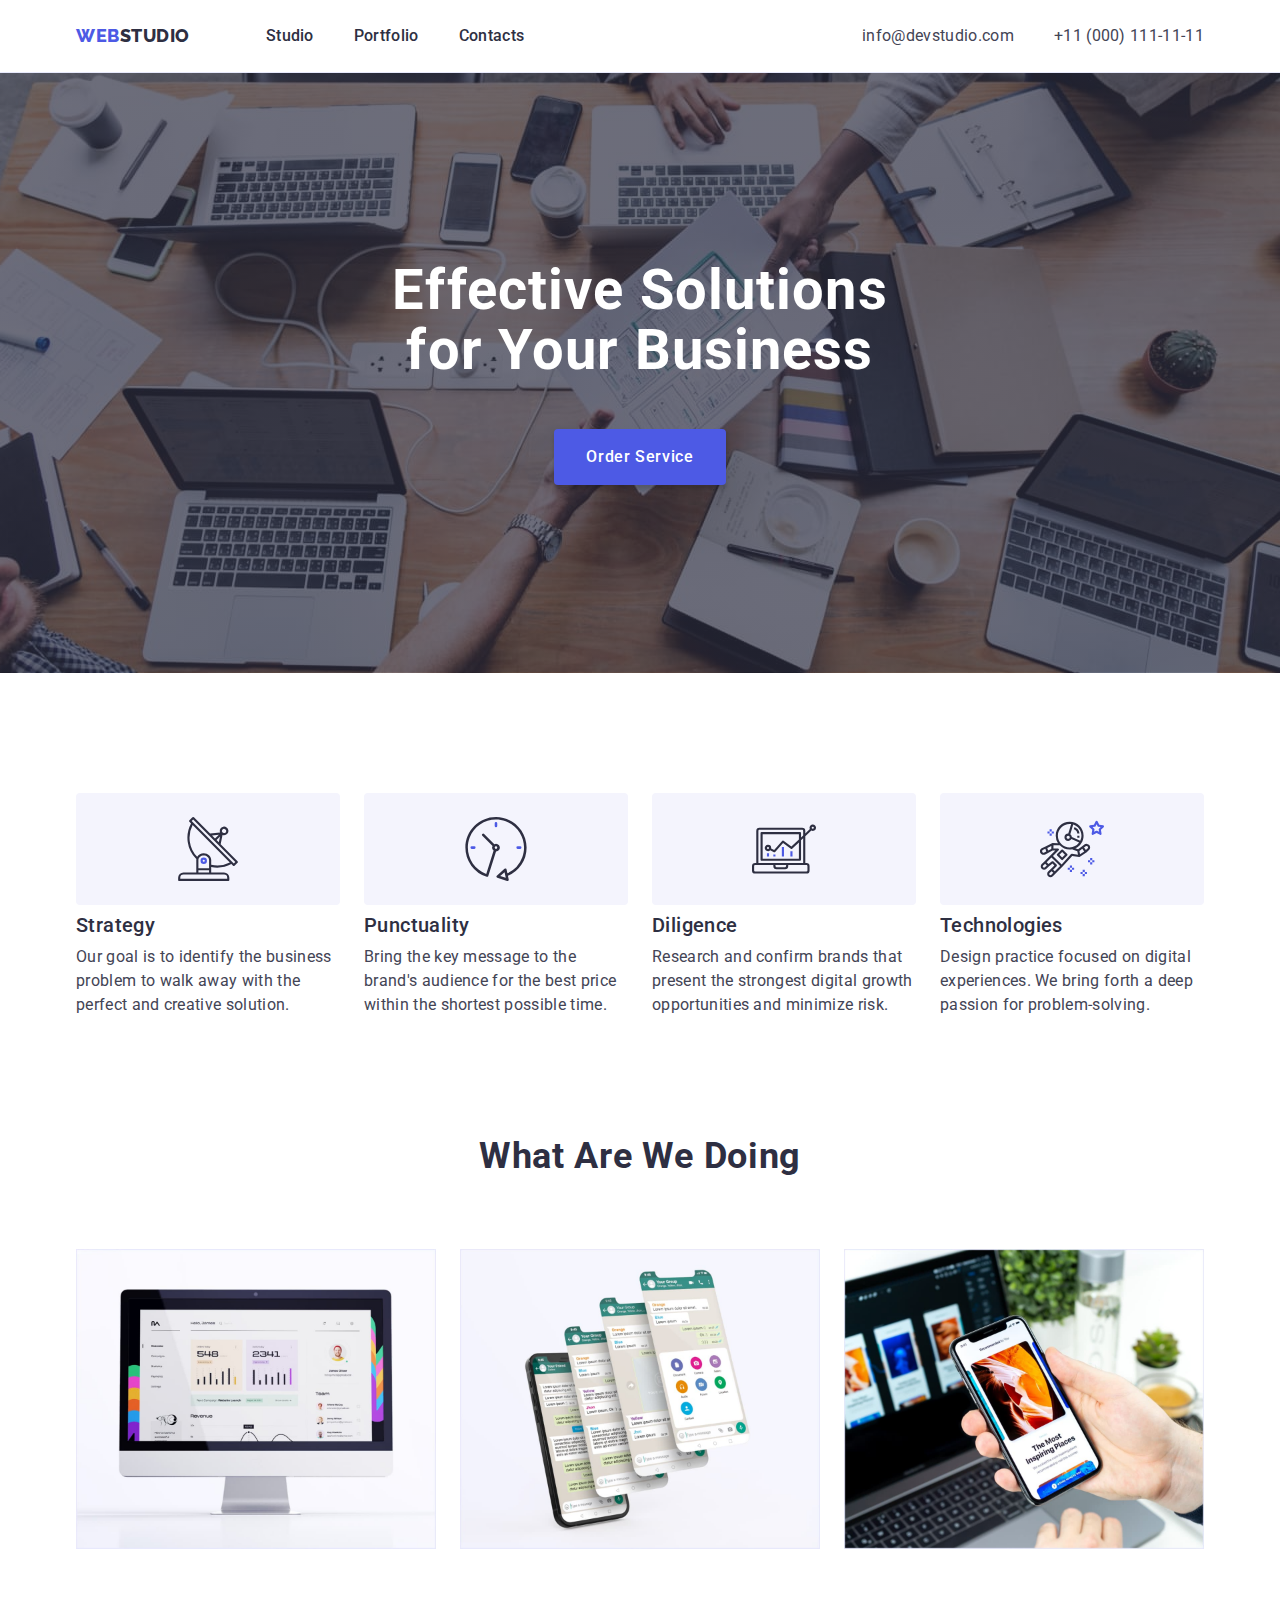
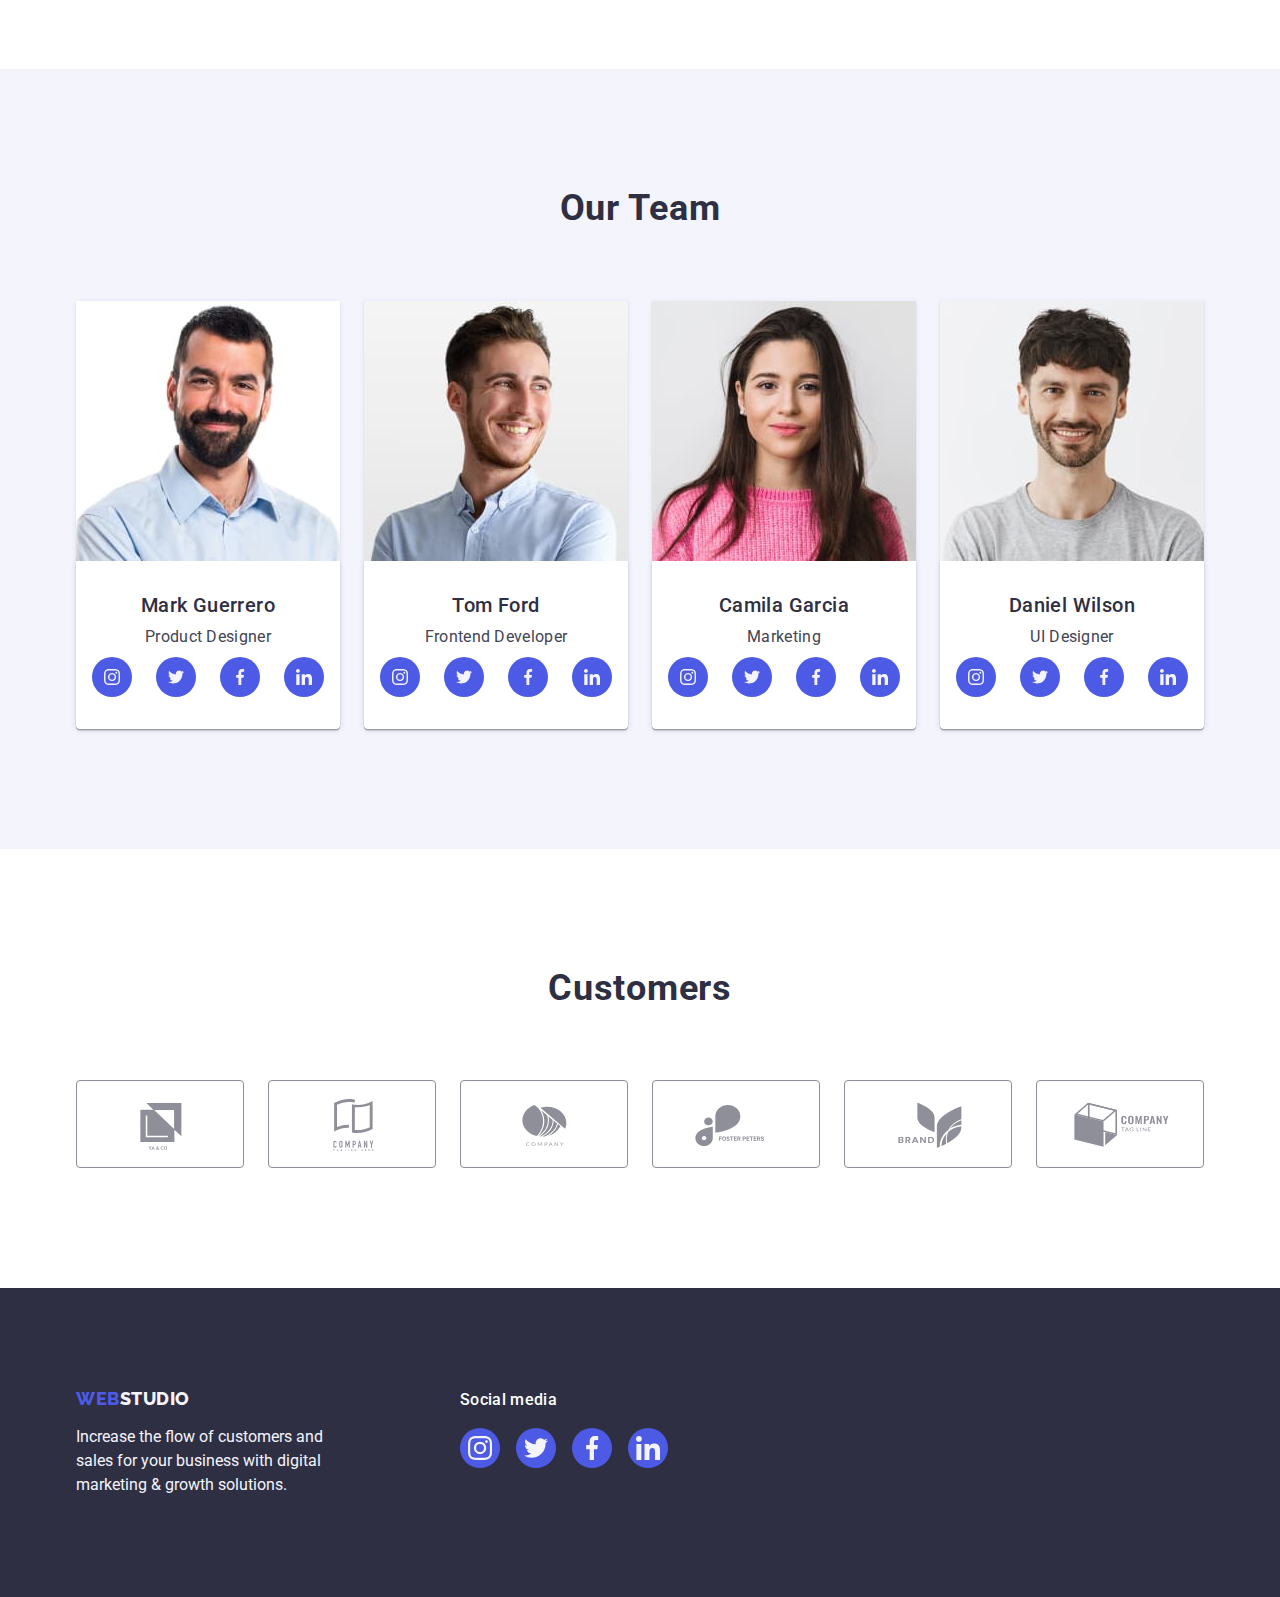
<file: index.html>
<!DOCTYPE html>
<html lang="en">
  <head>
    <meta charset="UTF-8" />
    <meta http-equiv="X-UA-Compatible" content="IE=edge" />
    <meta name="viewport" content="width=device-width, initial-scale=1.0" />
    <meta name="WebStudio" content="Effective Solutions for Your Business" />
    <title>WebStudio</title>
    <!-- Fonts -->
    <link rel="preconnect" href="https://fonts.googleapis.com" />
    <link rel="preconnect" href="https://fonts.gstatic.com" crossorigin />
    <link
      href="https://fonts.googleapis.com/css2?family=Raleway:wght@800&family=Roboto:wght@400;500;700;900&display=swap"
      rel="stylesheet"
    />
    <!-- Normalize -->
    <link
      rel="stylesheet"
      href="https://cdn.jsdelivr.net/npm/modern-normalize@1.1.0/modern-normalize.min.css"
    />
    <!-- custom styles -->
    <link rel="stylesheet" href="./css/styles.css" />
  </head>
  <body>
    <header class="header">
      <div class="container header-container">
        <nav class="header-nav">
          <a href="./index.html" class="link logo logo-header"
            >Web<span class="logo-dark">Studio</span></a
          >
          <ul class="list header-list">
            <li>
              <a href="./index.html" class="link header-link">Studio</a>
            </li>
            <li>
              <a href="./portfolio.html" class="link header-link">Portfolio</a>
            </li>
            <li>
              <a href="" class="link header-link">Contacts</a>
            </li>
          </ul>
        </nav>
        <address class="address">
          <ul class="list header-list">
            <li>
              <a href="mailto:info@devstudio.com" class="link address-link"
                >info@devstudio.com</a
              >
            </li>
            <li>
              <a href="tel:+110001111111" class="link address-link"
                >+11 (000) 111-11-11</a
              >
            </li>
          </ul>
        </address>
      </div>
    </header>
    <main>
      <!-- Hero section -->
      <section class="hero-section">
        <div class="container">
          <h1 class="hero-title">Effective Solutions for Your Business</h1>
          <button type="button" class="btn hero-btn">Order Service</button>
        </div>
      </section>
      <!-- Features section -->
      <section class="section">
        <div class="container">
          <h2 hidden class="section-title">Features</h2>
          <ul class="list card-set">
            <li class="card-set-item">
              <div class="feature-icon">
                <svg class="feature-svg" width="64" height="64">
                  <use href="./images/icon.svg#antenna"></use>
                </svg>
              </div>
              <h3 class="title">Strategy</h3>
              <p class="description">
                Our goal is to identify the business problem to walk away with
                the perfect and creative solution.
              </p>
            </li>
            <li class="card-set-item">
              <div class="feature-icon">
                <svg class="feature-svg" width="64" height="64">
                  <use href="./images/icon.svg#clock"></use>
                </svg>
              </div>
              <h3 class="title">Punctuality</h3>
              <p class="description">
                Bring the key message to the brand's audience for the best price
                within the shortest possible time.
              </p>
            </li>
            <li class="card-set-item">
              <div class="feature-icon">
                <svg class="feature-svg" width="64" height="64">
                  <use href="./images/icon.svg#diagram"></use>
                </svg>
              </div>
              <h3 class="title">Diligence</h3>
              <p class="description">
                Research and confirm brands that present the strongest digital
                growth opportunities and minimize risk.
              </p>
            </li>
            <li class="card-set-item">
              <div class="feature-icon">
                <svg class="feature-svg" width="64" height="64">
                  <use href="./images/icon.svg#astronaut"></use>
                </svg>
              </div>
              <h3 class="title">Technologies</h3>
              <p class="description">
                Design practice focused on digital experiences. We bring forth a
                deep passion for problem-solving.
              </p>
            </li>
          </ul>
        </div>
      </section>
      <!-- Gallery section -->
      <section class="gallery-section">
        <div class="container">
          <h2 class="section-title">What are we doing</h2>
          <ul class="list card-set">
            <li class="gallery-item card-set-item">
              <img
                src="./images/projects/img-1.jpg"
                alt="examples of the desktop applications design"
                width="360"
                height="300"
              />
            </li>
            <li class="gallery-item card-set-item">
              <img
                src="./images/projects/img-2.jpg"
                alt="examples of the mobile applications design"
                width="360"
                height="300"
              />
            </li>
            <li class="gallery-item card-set-item">
              <img
                src="./images/projects/img-3.jpg"
                alt="examples of the websites design"
                width="360"
                height="300"
              />
            </li>
          </ul>
        </div>
      </section>
      <!-- Team section -->
      <section class="section-team section">
        <div class="container">
          <h2 class="section-title">Our Team</h2>
          <ul class="list card-set">
            <li class="photo-item card-set-item">
              <img
                src="./images/team/mark-guerrero.jpg"
                alt="Mark Guerrero"
                width="264"
                height="260"
              />
              <div class="team-wrapper">
                <h3 class="title">Mark Guerrero</h3>
                <p class="team-position">Product Designer</p>
                <ul class="list social-list">
                  <li class="social-item">
                    <a
                      class="link social-link"
                      href="https://instagram.com"
                      target="_blank"
                      rel="noopener noreferrer"
                      aria-label="Instagram icon"
                    >
                      <svg class="social-icon" width="16" height="16">
                        <use href="./images/icon.svg#instagram"></use>
                      </svg>
                    </a>
                  </li>
                  <li class="social-item">
                    <a
                      class="link social-link"
                      href="https://www.twitter.com/"
                      target="_blank"
                      rel="noopener noreferrer"
                      aria-label="Twitter icon"
                    >
                      <svg class="social-icon" width="16" height="16">
                        <use href="./images/icon.svg#twitter"></use>
                      </svg>
                    </a>
                  </li>
                  <li class="social-item">
                    <a
                      class="link social-link"
                      href="https://www.facebook.com/"
                      target="_blank"
                      rel="noopener noreferrer"
                      aria-label="Facebook icon"
                    >
                      <svg class="social-icon" width="16" height="16">
                        <use href="./images/icon.svg#facebook"></use>
                      </svg>
                    </a>
                  </li>
                  <li class="social-item">
                    <a
                      class="link social-link"
                      href="https://www.linkedin.com/"
                      target="_blank"
                      rel="noopener noreferrer"
                      aria-label="Linkedin icon"
                    >
                      <svg class="social-icon" width="16" height="16">
                        <use href="./images/icon.svg#linkedin"></use>
                      </svg>
                    </a>
                  </li>
                </ul>
              </div>
            </li>
            <li class="photo-item card-set-item">
              <img
                src="./images/team/tom-ford.jpg"
                alt="Tom Ford"
                width="264"
                height="260"
              />
              <div class="team-wrapper">
                <h3 class="title">Tom Ford</h3>
                <p class="team-position">Frontend Developer</p>
                <ul class="list social-list">
                  <li class="social-item">
                    <a
                      class="link social-link"
                      href="https://instagram.com"
                      target="_blank"
                      rel="noopener noreferrer"
                      aria-label="Instagram icon"
                    >
                      <svg class="social-icon" width="16" height="16">
                        <use href="./images/icon.svg#instagram"></use>
                      </svg>
                    </a>
                  </li>
                  <li class="social-item">
                    <a
                      class="link social-link"
                      href="https://www.twitter.com/"
                      target="_blank"
                      rel="noopener noreferrer"
                      aria-label="Twitter icon"
                    >
                      <svg class="social-icon" width="16" height="16">
                        <use href="./images/icon.svg#twitter"></use>
                      </svg>
                    </a>
                  </li>
                  <li class="social-item">
                    <a
                      class="link social-link"
                      href="https://www.facebook.com/"
                      target="_blank"
                      rel="noopener noreferrer"
                      aria-label="Facebook icon"
                    >
                      <svg class="social-icon" width="16" height="16">
                        <use href="./images/icon.svg#facebook"></use>
                      </svg>
                    </a>
                  </li>
                  <li class="social-item">
                    <a
                      class="link social-link"
                      href="https://www.linkedin.com/"
                      target="_blank"
                      rel="noopener noreferrer"
                      aria-label="Linkedin icon"
                    >
                      <svg class="social-icon" width="16" height="16">
                        <use href="./images/icon.svg#linkedin"></use>
                      </svg>
                    </a>
                  </li>
                </ul>
              </div>
            </li>
            <li class="photo-item card-set-item">
              <img
                src="./images/team/camila-garcia.jpg"
                alt="Camila Garcia"
                width="264"
                height="260"
              />
              <div class="team-wrapper">
                <h3 class="title">Camila Garcia</h3>
                <p class="team-position">Marketing</p>
                <ul class="list social-list">
                  <li class="social-item">
                    <a
                      class="link social-link"
                      href="https://instagram.com"
                      target="_blank"
                      rel="noopener noreferrer"
                      aria-label="Instagram icon"
                    >
                      <svg class="social-icon" width="16" height="16">
                        <use href="./images/icon.svg#instagram"></use>
                      </svg>
                    </a>
                  </li>
                  <li class="social-item">
                    <a
                      class="link social-link"
                      href="https://www.twitter.com/"
                      target="_blank"
                      rel="noopener noreferrer"
                      aria-label="Twitter icon"
                    >
                      <svg class="social-icon" width="16" height="16">
                        <use href="./images/icon.svg#twitter"></use>
                      </svg>
                    </a>
                  </li>
                  <li class="social-item">
                    <a
                      class="link social-link"
                      href="https://www.facebook.com/"
                      target="_blank"
                      rel="noopener noreferrer"
                      aria-label="Facebook icon"
                    >
                      <svg class="social-icon" width="16" height="16">
                        <use href="./images/icon.svg#facebook"></use>
                      </svg>
                    </a>
                  </li>
                  <li class="social-item">
                    <a
                      class="link social-link"
                      href="https://www.linkedin.com/"
                      target="_blank"
                      rel="noopener noreferrer"
                      aria-label="Linkedin icon"
                    >
                      <svg class="social-icon" width="16" height="16">
                        <use href="./images/icon.svg#linkedin"></use>
                      </svg>
                    </a>
                  </li>
                </ul>
              </div>
            </li>
            <li class="photo-item card-set-item">
              <img
                src="./images/team/daniel-wilson.jpg"
                alt="Daniel Wilson"
                width="264"
                height="260"
              />
              <div class="team-wrapper">
                <h3 class="title">Daniel Wilson</h3>
                <p class="team-position">UI Designer</p>
                <ul class="list social-list">
                  <li class="social-item">
                    <a
                      class="link social-link"
                      href="https://instagram.com"
                      target="_blank"
                      rel="noopener noreferrer"
                      aria-label="Instagram icon"
                    >
                      <svg class="social-icon" width="16" height="16">
                        <use href="./images/icon.svg#instagram"></use>
                      </svg>
                    </a>
                  </li>
                  <li class="social-item">
                    <a
                      class="link social-link"
                      href="https://www.twitter.com/"
                      target="_blank"
                      rel="noopener noreferrer"
                      aria-label="Twitter icon"
                    >
                      <svg class="social-icon" width="16" height="16">
                        <use href="./images/icon.svg#twitter"></use>
                      </svg>
                    </a>
                  </li>
                  <li class="social-item">
                    <a
                      class="link social-link"
                      href="https://www.facebook.com/"
                      target="_blank"
                      rel="noopener noreferrer"
                      aria-label="Facebook icon"
                    >
                      <svg class="social-icon" width="16" height="16">
                        <use href="./images/icon.svg#facebook"></use>
                      </svg>
                    </a>
                  </li>
                  <li class="social-item">
                    <a
                      class="link social-link"
                      href="https://www.linkedin.com/"
                      target="_blank"
                      rel="noopener noreferrer"
                      aria-label="Linkedin icon"
                    >
                      <svg class="social-icon" width="16" height="16">
                        <use href="./images/icon.svg#linkedin"></use>
                      </svg>
                    </a>
                  </li>
                </ul>
              </div>
            </li>
          </ul>
        </div>
      </section>
      <!-- Customers -->
      <section class="section">
        <div class="container">
          <h2 class="section-title customer-title">Customers</h2>
          <ul class="list customers-list">
            <li class="customer-item">
              <a
                class="customer-link"
                href=""
                target="_blank"
                rel="noopener noreferrer"
                aria-label="link company 1"
              >
                <svg class="customer-icon" width="104" height="56">
                  <use href="./images/icon.svg#logo1"></use>
                </svg>
              </a>
            </li>
            <li class="customer-item">
              <a
                class="customer-link"
                href=""
                target="_blank"
                rel="noopener noreferrer"
                aria-label="link company 2"
              >
                <svg class="customer-icon" width="104" height="56">
                  <use href="./images/icon.svg#logo2"></use>
                </svg>
              </a>
            </li>
            <li class="customer-item">
              <a
                class="customer-link"
                href=""
                target="_blank"
                rel="noopener noreferrer"
                aria-label="link company 3"
              >
                <svg class="customer-icon" width="104" height="56">
                  <use href="./images/icon.svg#logo3"></use>
                </svg>
              </a>
            </li>
            <li class="customer-item">
              <a
                class="customer-link"
                href=""
                target="_blank"
                rel="noopener noreferrer"
                aria-label="link company 4"
              >
                <svg class="customer-icon" width="104" height="56">
                  <use href="./images/icon.svg#logo4"></use>
                </svg>
              </a>
            </li>
            <li class="customer-item">
              <a
                class="customer-link"
                href=""
                target="_blank"
                rel="noopener noreferrer"
                aria-label="link company 5"
              >
                <svg class="customer-icon" width="104" height="56">
                  <use href="./images/icon.svg#logo5"></use>
                </svg>
              </a>
            </li>
            <li class="customer-item">
              <a
                class="customer-link"
                href=""
                target="_blank"
                rel="noopener noreferrer"
                aria-label="link company 6"
              >
                <svg class="customer-icon" width="104" height="56">
                  <use href="./images/icon.svg#logo6"></use>
                </svg>
              </a>
            </li>
          </ul>
        </div>
      </section>
    </main>
    <footer class="footer">
      <div class="container footer-container">
        <div>
          <a href="./index.html" class="link logo logo-footer"
            >Web<span class="logo-light">Studio</span></a
          >
          <p class="footer-text">
            Increase the flow of customers and sales for your business with
            digital marketing & growth solutions.
          </p>
        </div>
        <div>
          <p class="footer-sotials-title">Social media</p>
          <ul class="list footer-social-list">
            <li class="social-item">
              <a
                class="link footer-social-link"
                href="https://instagram.com"
                target="_blank"
                rel="noopener noreferrer"
                aria-label="Instagram icon"
              >
                <svg class="social-icon" width="24" height="24">
                  <use href="./images/icon.svg#instagram"></use>
                </svg>
              </a>
            </li>
            <li class="social-item">
              <a
                class="link footer-social-link"
                href="https://www.twitter.com/"
                target="_blank"
                rel="noopener noreferrer"
                aria-label="Twitter icon"
              >
                <svg class="social-icon" width="24" height="24">
                  <use href="./images/icon.svg#twitter"></use>
                </svg>
              </a>
            </li>
            <li class="social-item">
              <a
                class="link footer-social-link"
                href="https://www.facebook.com/"
                target="_blank"
                rel="noopener noreferrer"
                aria-label="Facebook icon"
              >
                <svg class="social-icon" width="24" height="24">
                  <use href="./images/icon.svg#facebook"></use>
                </svg>
              </a>
            </li>
            <li class="social-item">
              <a
                class="link footer-social-link"
                href="https://www.linkedin.com/"
                target="_blank"
                rel="noopener noreferrer"
                aria-label="Linkedin icon"
              >
                <svg class="social-icon" width="24" height="24">
                  <use href="./images/icon.svg#linkedin"></use>
                </svg>
              </a>
            </li>
          </ul>
        </div>
      </div>
    </footer>
  </body>
</html>
</file>
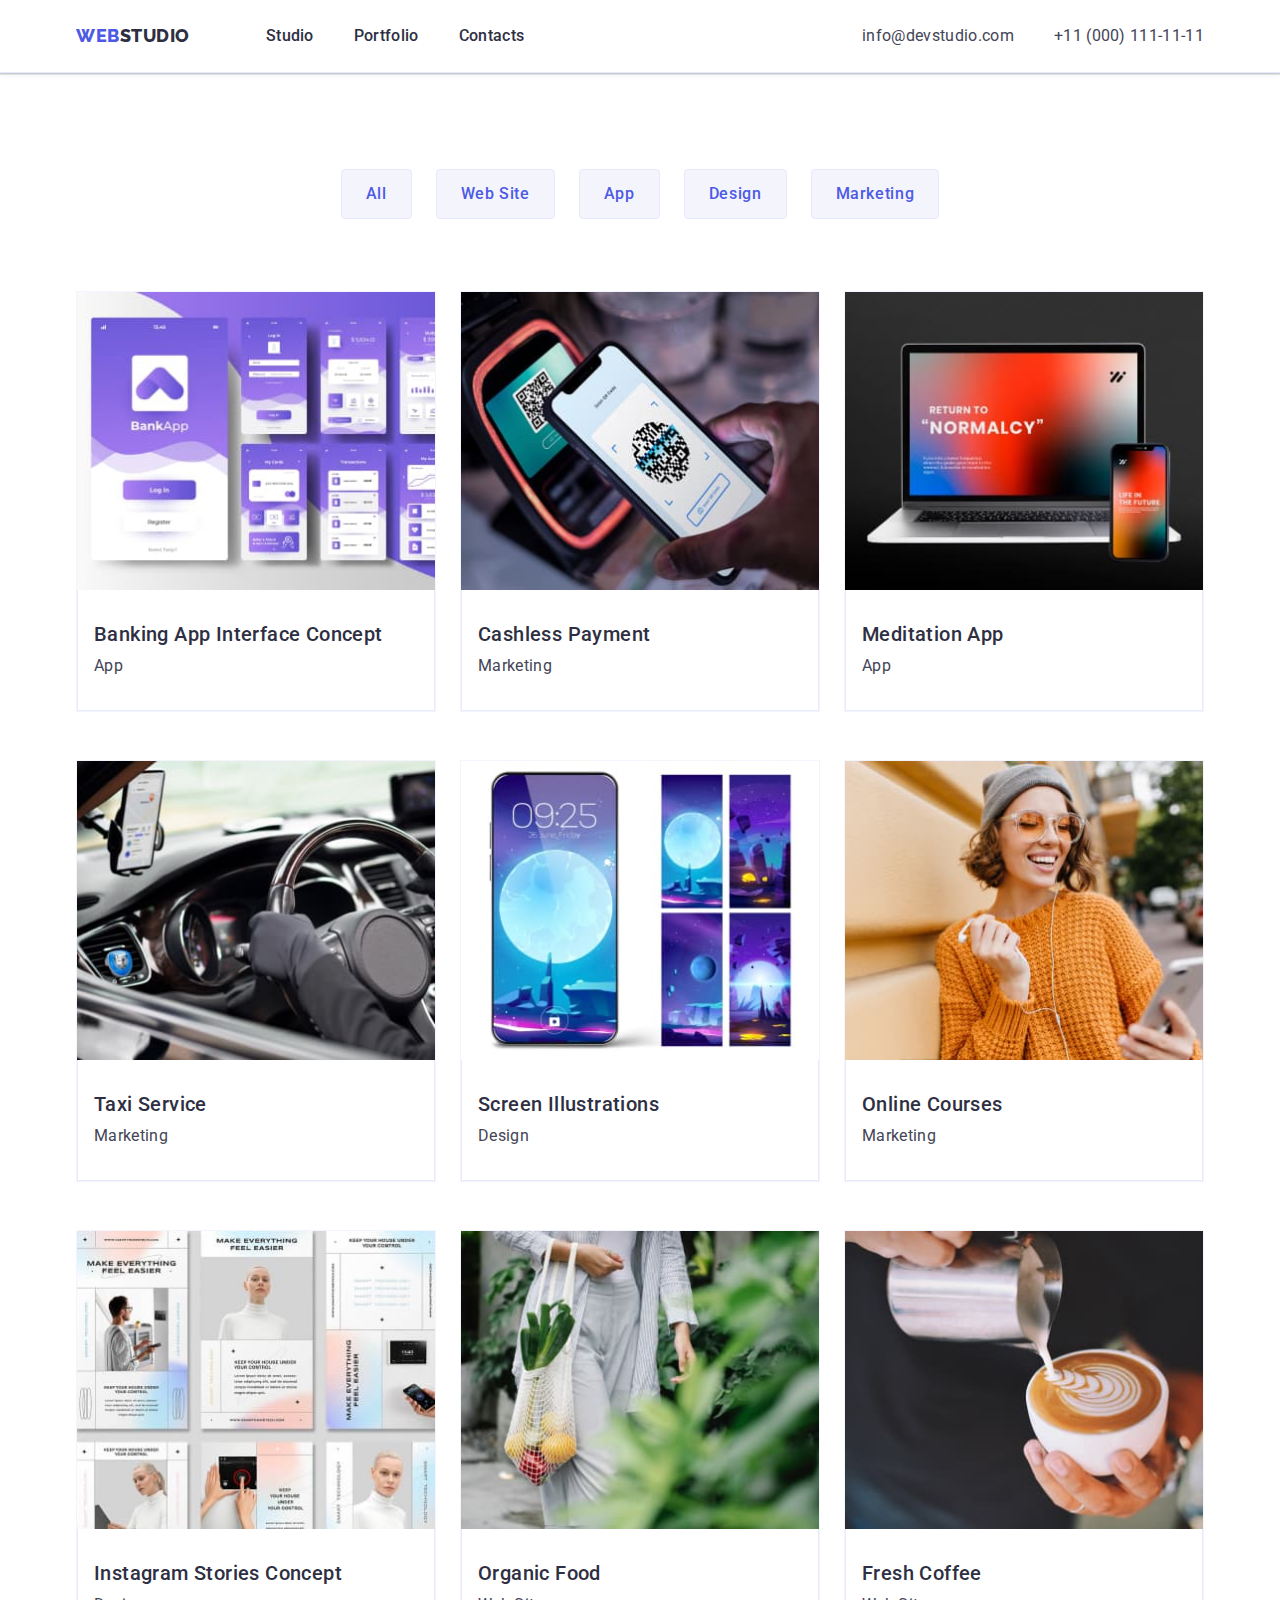
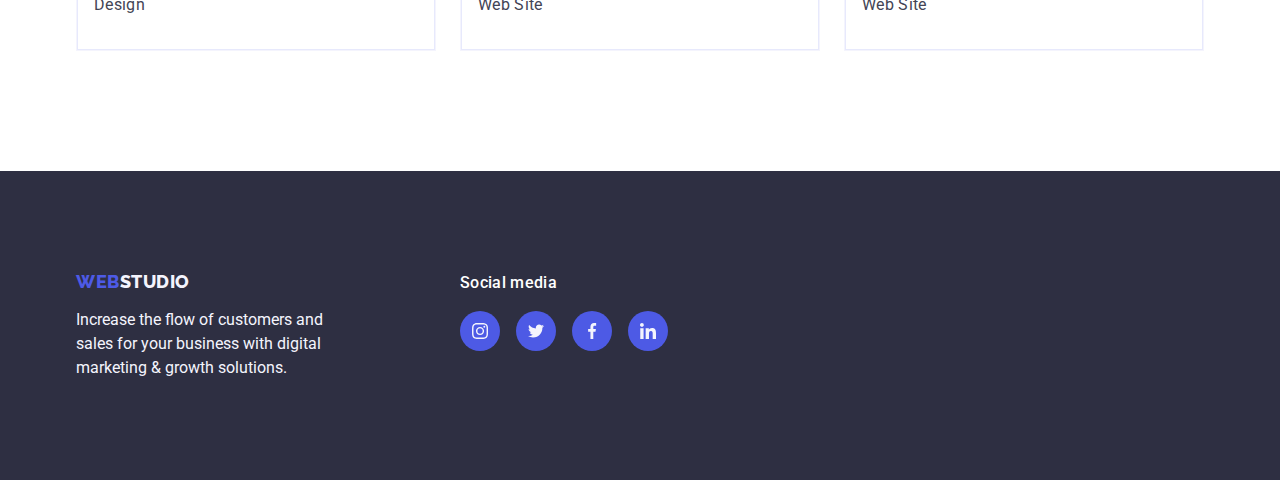
<file: portfolio.html>
<!DOCTYPE html>
<html lang="en">
  <head>
    <meta charset="UTF-8" />
    <meta http-equiv="X-UA-Compatible" content="IE=edge" />
    <meta name="viewport" content="width=device-width, initial-scale=1.0" />
    <meta name="WebStudio" content="Effective Solutions for Your Business" />
    <title>WebStudio</title>
    <link rel="preconnect" href="https://fonts.googleapis.com" />
    <link rel="preconnect" href="https://fonts.gstatic.com" crossorigin />
    <link
      href="https://fonts.googleapis.com/css2?family=Raleway:wght@800&family=Roboto:wght@400;500;700;900&display=swap"
      rel="stylesheet"
    />
    <!-- Normalize -->
    <link
      rel="stylesheet"
      href="https://cdn.jsdelivr.net/npm/modern-normalize@1.1.0/modern-normalize.min.css"
    />
    <link rel="stylesheet" href="./css/styles.css" />
  </head>
  <body>
    <header class="header">
      <div class="container header-container">
        <nav class="header-nav">
          <a href="./index.html" class="link logo logo-header"
            >Web<span class="logo-dark">Studio</span></a
          >
          <ul class="list header-list">
            <li>
              <a href="./index.html" class="link header-link">Studio</a>
            </li>
            <li>
              <a href="./portfolio.html" class="link header-link">Portfolio</a>
            </li>
            <li>
              <a href="" class="link header-link">Contacts</a>
            </li>
          </ul>
        </nav>
        <address class="address">
          <ul class="list header-list">
            <li>
              <a href="mailto:info@devstudio.com" class="link address-link"
                >info@devstudio.com</a
              >
            </li>
            <li>
              <a href="tel:+110001111111" class="link address-link"
                >+11 (000) 111-11-11</a
              >
            </li>
          </ul>
        </address>
      </div>
    </header>
    <main>
      <section class="portfolio-section">
        <div class="container">
          <h1 hidden>Portfotio</h1>
          <ul class="list portfotio-menu">
            <li>
              <button type="button" class="btn portfolio-btn">All</button>
            </li>
            <li>
              <button type="button" class="btn portfolio-btn">Web Site</button>
            </li>
            <li>
              <button type="button" class="btn portfolio-btn">App</button>
            </li>
            <li>
              <button type="button" class="btn portfolio-btn">Design</button>
            </li>
            <li>
              <button type="button" class="btn portfolio-btn">Marketing</button>
            </li>
          </ul>
          <ul class="list card-set portfolio-card-set">
            <li class="portfolio-item card-set-item">
              <a href="" class="portfolio-link link">
                <img
                  src="./images/portfolio/banking.jpg"
                  alt="Banking App"
                  width="360"
                  height="300"
                />
                <div class="portfolio-wrapper">
                  <h2 class="title">Banking App Interface Concept</h2>
                  <p class="portfolio-descr">App</p>
                </div>
              </a>
            </li>
            <li class="portfolio-item card-set-item">
              <a href="" class="portfolio-link link">
                <img
                  src="./images/portfolio/cashless.jpg"
                  alt="Cashless payment"
                  width="360"
                  height="300"
                />
                <div class="portfolio-wrapper">
                  <h2 class="title">Cashless Payment</h2>
                  <p class="portfolio-descr">Marketing</p>
                </div>
              </a>
            </li>
            <li class="portfolio-item card-set-item">
              <a href="" class="portfolio-link link">
                <img
                  src="./images/portfolio/meditation.jpg"
                  alt="Meditation App"
                  width="360"
                  height="300"
                />
                <div class="portfolio-wrapper">
                  <h2 class="title">Meditation App</h2>
                  <p class="portfolio-descr">App</p>
                </div>
              </a>
            </li>
            <li class="portfolio-item card-set-item">
              <a href="" class="portfolio-link link">
                <img
                  src="./images/portfolio/taxi.jpg"
                  alt="Taxi Service"
                  width="360"
                  height="300"
                />
                <div class="portfolio-wrapper">
                  <h2 class="title">Taxi Service</h2>
                  <p class="portfolio-descr">Marketing</p>
                </div>
              </a>
            </li>
            <li class="portfolio-item card-set-item">
              <a href="" class="portfolio-link link">
                <img
                  src="./images/portfolio/screen.jpg"
                  alt="Screen Illustrations"
                  width="360"
                  height="300"
                />
                <div class="portfolio-wrapper">
                  <h2 class="title">Screen Illustrations</h2>
                  <p class="portfolio-descr">Design</p>
                </div>
              </a>
            </li>
            <li class="portfolio-item card-set-item">
              <a href="" class="portfolio-link link">
                <img
                  src="./images/portfolio/courses.jpg"
                  alt="Online Courses"
                  width="360"
                  height="300"
                />
                <div class="portfolio-wrapper">
                  <h2 class="title">Online Courses</h2>
                  <p class="portfolio-descr">Marketing</p>
                </div>
              </a>
            </li>
            <li class="portfolio-item card-set-item">
              <a href="" class="portfolio-link link">
                <img
                  src="./images/portfolio/instagram.jpg"
                  alt="Instagram Stories Concept"
                  width="360"
                  height="300"
                />
                <div class="portfolio-wrapper">
                  <h2 class="title">Instagram Stories Concept</h2>
                  <p class="portfolio-descr">Design</p>
                </div>
              </a>
            </li>
            <li class="portfolio-item card-set-item">
              <a href="" class="portfolio-link link">
                <img
                  src="./images/portfolio/foods.jpg"
                  alt="Organic Food"
                  width="360"
                  height="300"
                />
                <div class="portfolio-wrapper">
                  <h2 class="title">Organic Food</h2>
                  <p class="portfolio-descr">Web Site</p>
                </div>
              </a>
            </li>
            <li class="portfolio-item card-set-item">
              <a href="" class="portfolio-link link">
                <img
                  src="./images/portfolio/coffee.jpg"
                  alt="Fresh Coffee"
                  width="360"
                  height="300"
                />
                <div class="portfolio-wrapper">
                  <h2 class="title">Fresh Coffee</h2>
                  <p class="portfolio-descr">Web Site</p>
                </div>
              </a>
            </li>
          </ul>
        </div>
      </section>
    </main>
    <footer class="footer">
      <div class="container footer-container">
        <div>
          <a href="./index.html" class="link logo logo-footer"
            >Web<span class="logo-light">Studio</span></a
          >
          <p class="footer-text">
            Increase the flow of customers and sales for your business with
            digital marketing & growth solutions.
          </p>
        </div>
        <div>
          <p class="footer-sotials-title">Social media</p>
          <ul class="list footer-social-list">
            <li class="social-item">
              <a
                class="link footer-social-link"
                href="https://instagram.com"
                target="_blank"
                rel="noopener noreferrer"
                aria-label="Instagram icon"
              >
                <svg class="social-icon" width="16" height="16">
                  <use href="./images/icon.svg#instagram"></use>
                </svg>
              </a>
            </li>
            <li class="social-item">
              <a
                class="link footer-social-link"
                href="https://www.twitter.com/"
                target="_blank"
                rel="noopener noreferrer"
                aria-label="Twitter icon"
              >
                <svg class="social-icon" width="16" height="16">
                  <use href="./images/icon.svg#twitter"></use>
                </svg>
              </a>
            </li>
            <li class="social-item">
              <a
                class="link footer-social-link"
                href="https://www.facebook.com/"
                target="_blank"
                rel="noopener noreferrer"
                aria-label="Facebook icon"
              >
                <svg class="social-icon" width="16" height="16">
                  <use href="./images/icon.svg#facebook"></use>
                </svg>
              </a>
            </li>
            <li class="social-item">
              <a
                class="link footer-social-link"
                href="https://www.linkedin.com/"
                target="_blank"
                rel="noopener noreferrer"
                aria-label="Linkedin icon"
              >
                <svg class="social-icon" width="16" height="16">
                  <use href="./images/icon.svg#linkedin"></use>
                </svg>
              </a>
            </li>
          </ul>
        </div>
      </div>
    </footer>
  </body>
</html>
</file>
<file: css/styles.css>
:root {
  --main-font: Roboto, sans-serif;

  --main-txt-color: #434455;
  --address-color: #434455;
  --link-color: #2e2f42;
  --link-hover-color: #404bbf;
  --light-btn-txt: #ffffff;
  --dark-btn-txt: #4d5ae5;
  --hero-btn: #4d5ae5;
  --btn-hover: #404bbf;
  --btn-background: #f4f4fd;
  --logo-color: #4d5ae5;
  --light-txt: #f4f4fd;
  --logo-dark: #2e2f42;
  --title-txt: #2e2f42;
  --hero-txt: #ffffff;
  --border-color: #e7e9fc;
  --gradient-color: rgba(46, 47, 66, 0.7);

  --social-btn-color: #4d5ae5;

  --indent: 24px;
  --item: 4;
  --indent-quantity: 3;
}

/* reset start */
.link {
  text-decoration: none;
}

.list {
  list-style: none;
  padding: 0;
  margin: 0;
}

h1,
h2,
h3,
h4,
h5,
h6,
p {
  margin: 0;
}

img {
  display: block;
  max-width: 100%;
  height: auto;
}
/* reset end */

.btn {
  display: block;
  border: 1px solid transparent;
  border-radius: 4px;

  font-family: inherit;
  font-weight: 500;
  font-size: 16px;
  line-height: 1.5;
  letter-spacing: 0.04em;
  cursor: pointer;
}

.container {
  width: 1158px;
  padding-left: 15px;
  padding-right: 15px;
  margin-left: auto;
  margin-right: auto;
}

.section {
  padding-top: 120px;
  padding-bottom: 120px;
}

.card-set {
  display: flex;
  flex-wrap: wrap;
  gap: 24px;
}

.card-set-item {
  flex-basis: calc(
    (100% - var(--indent) * var(--indent-quantity)) / var(--item)
  );
}

/* Body */
body {
  font-family: var(--main-font);
  font-size: 16px;
  color: var(--main-txt-color);
  background-color: #ffffff;
}

/* Logo */
.logo {
  display: inline-block;

  font-family: "Raleway", sans-serif;
  font-weight: 800;
  font-size: 18px;
  line-height: 1.17;
  letter-spacing: 0.03em;
  text-transform: uppercase;
  color: var(--logo-color);
}

/* header */
.header {
  border-bottom: 1px solid var(--border-color);
  box-shadow: 0px 2px 1px rgba(46, 47, 66, 0.08),
    0px 1px 1px rgba(46, 47, 66, 0.16), 0px 1px 6px rgba(46, 47, 66, 0.08);
}

.header-container {
  display: flex;
  align-items: center;
}

.header-nav {
  display: flex;
  margin-right: auto;
  align-items: center;
}

.logo-header {
  margin-right: 76px;
}

.logo-dark {
  color: var(--logo-dark);
}

.header-list {
  display: flex;
  gap: 40px;
}

.header-link {
  display: block;
  font-weight: 500;
  letter-spacing: 0.02em;
  color: var(--link-color);
  line-height: 1.5;
  padding-top: 24px;
  padding-bottom: 24px;
}

.address-link {
  display: block;
  letter-spacing: 0.02em;
  color: var(--address-color);
  line-height: 1.5;
  padding-top: 24px;
  padding-bottom: 24px;
}

.address {
  font-style: normal;
}

.header-link:hover,
.header-link:focus,
.address-link:hover,
.address-link:focus {
  color: var(--link-hover-color);
}

/* hero */
.hero-section {
  max-width: 1440px;
  margin-left: auto;
  margin-right: auto;
  padding-top: 188px;
  padding-bottom: 188px;
  background-image: linear-gradient(
      var(--gradient-color),
      var(--gradient-color)
    ),
    url("../images/hero/people-office.jpg");
  background-repeat: no-repeat;
  background-position: center;
  background-size: cover;
}

.hero-title {
  margin-left: auto;
  margin-right: auto;
  margin-bottom: 48px;

  font-weight: 700;
  font-size: 56px;
  line-height: 1.07;
  text-align: center;
  letter-spacing: 0.02em;
  color: var(--hero-txt);

  max-width: 496px;
}

.hero-btn {
  padding: 16px 32px;
  min-width: 169px;
  height: 56px;
  margin-left: auto;
  margin-right: auto;

  color: var(--light-btn-txt);
  background-color: var(--hero-btn);

  box-shadow: 0px 4px 4px rgba(0, 0, 0, 0.15);
  border: none;
}

.hero-btn:hover,
.hero-btn:focus {
  background-color: var(--btn-hover);
}

/* section */
.section-title {
  margin-bottom: 72px;
  font-size: 36px;
  line-height: 1.11;
  text-align: center;
  letter-spacing: 0.02em;
  text-transform: capitalize;
  color: var(--title-txt);
}

.title {
  margin-bottom: 8px;

  font-weight: 500;
  font-size: 20px;
  line-height: 1.2;
  letter-spacing: 0.02em;
  color: var(--title-txt);
}

/* features */
.description {
  line-height: 1.5;
  letter-spacing: 0.02em;
}

.feature-icon {
  display: flex;
  justify-content: center;
  align-items: center;
  width: 264px;
  height: 112px;
  padding: 24px 100px;
  margin-bottom: 8px;
  background: #f4f4fd;
  border-radius: 4px;
}

/* Gallery section */
.gallery-section {
  padding-bottom: 120px;
}

.gallery-item {
  --item: 3;
  --indent-quantity: 2;
}

/* Team */
.section-team {
  background-color: #f4f4fd;
}

.photo-item {
  text-align: center;
  background-color: #ffffff;
  box-shadow: 0px 1px 6px rgba(46, 47, 66, 0.08),
    0px 1px 1px rgba(46, 47, 66, 0.16), 0px 2px 1px rgba(46, 47, 66, 0.08);
  border-radius: 0px 0px 4px 4px;
}

.team-wrapper {
  padding-top: 32px;
  padding-bottom: 32px;
  /* padding: 32px 16px; */
  border-radius: 0px 0px 4px 4px;
  box-shadow: 0px 1px 6px rgba(46, 47, 66, 0.08),
    0px 1px 1px rgba(46, 47, 66, 0.16), 0px 2px 1px rgba(46, 47, 66, 0.08);
}

.team-position {
  margin-bottom: 8px;
  line-height: 1.5;
  letter-spacing: 0.02em;
}

.social-list {
  display: flex;
  justify-content: center;
  gap: 24px;
}

.social-item {
  width: 40px;
  height: 40px;
}

.social-link {
  display: flex;
  justify-content: center;
  align-items: center;
  width: 100%;
  height: 100%;
  background-color: var(--social-btn-color);
  border-radius: 50%;
  color: var(--light-txt);
}

.social-link:hover,
.social-link:focus {
  background-color: var(--btn-hover);
}

.social-icon {
  fill: currentColor;
}

/* Customers */
.customer-title {
  line-height: 1.1;
}

.customers-list {
  display: flex;
  justify-content: center;
  gap: 24px;
}

.customer-item {
  width: 168px;
  height: 88px;
}

.customer-link {
  display: flex;
  justify-content: center;
  align-items: center;
  width: 100%;
  height: 100%;
  border: 1px solid #8e8f99;
  border-radius: 4px;
  color: #8e8f99;
}

.customer-link:hover,
.customer-link:focus {
  border-color: var(--btn-hover);
  color: var(--btn-hover);
}

.customer-icon {
  fill: currentColor;
}

/* Footer */
.footer {
  padding-top: 100px;
  padding-bottom: 100px;
  background-color: #2e2f42;
}

.footer-container {
  display: flex;
  justify-content: flex-start;
  align-items: baseline;
  gap: 120px;
}

.logo-footer {
  margin-bottom: 16px;
}

.logo-light {
  color: var(--light-txt);
}

.footer-text {
  display: block;
  max-width: 264px;

  line-height: 1.5;
  color: var(--light-txt);
}

.footer-sotials-title {
  margin-bottom: 16px;
  font-weight: 500;
  font-size: 16px;
  line-height: 1.5;
  letter-spacing: 0.02em;
  color: #ffffff;
}

.footer-social-list {
  display: flex;
  justify-content: center;
  gap: 16px;
}

.footer-social-link {
  display: flex;
  justify-content: center;
  align-items: center;
  width: 100%;
  height: 100%;
  background-color: var(--social-btn-color);
  border-radius: 50%;
  color: var(--light-txt);
}

.footer-social-link:hover,
.footer-social-link:focus {
  background-color: #31d0aa;
}

/* Portfolio page */
.portfolio-section {
  padding-top: 96px;
  padding-bottom: 120px;
}

.portfotio-menu {
  display: flex;
  justify-content: center;
  gap: 24px;
  margin-bottom: 72px;
}

.portfolio-btn {
  border-color: var(--border-color);
  padding: 12px 24px;
  color: var(--dark-btn-txt);
  background-color: var(--btn-background);
}

.portfolio-btn:hover,
.portfolio-btn:focus {
  color: var(--light-btn-txt);
  background-color: var(--btn-hover);
  border: 1px solid transparent;
  box-shadow: 0px 3px 1px rgba(0, 0, 0, 0.1), 0px 2px 1px rgba(0, 0, 0, 0.08),
    0px 2px 2px rgba(0, 0, 0, 0.12);
}

.portfolio-card-set {
  row-gap: 48px;
}

.portfolio-item {
  --item: 3;
  --indent-quantity: 2;
  border: 1px solid #f4f4fd;
}

.portfolio-link {
  display: block;
}

.portfolio-link:hover,
.portfolio-link:focus {
  box-shadow: 0px 1px 6px rgba(46, 47, 66, 0.08),
    0px 1px 1px rgba(46, 47, 66, 0.16), 0px 2px 1px rgba(46, 47, 66, 0.08);
}

.portfolio-descr {
  line-height: 1.5;
  letter-spacing: 0.02em;
  color: var(--main-txt-color);
}

.portfolio-wrapper {
  padding: 32px 16px;
  border: 1px solid var(--border-color);
  border-top: none;
}
</file>
